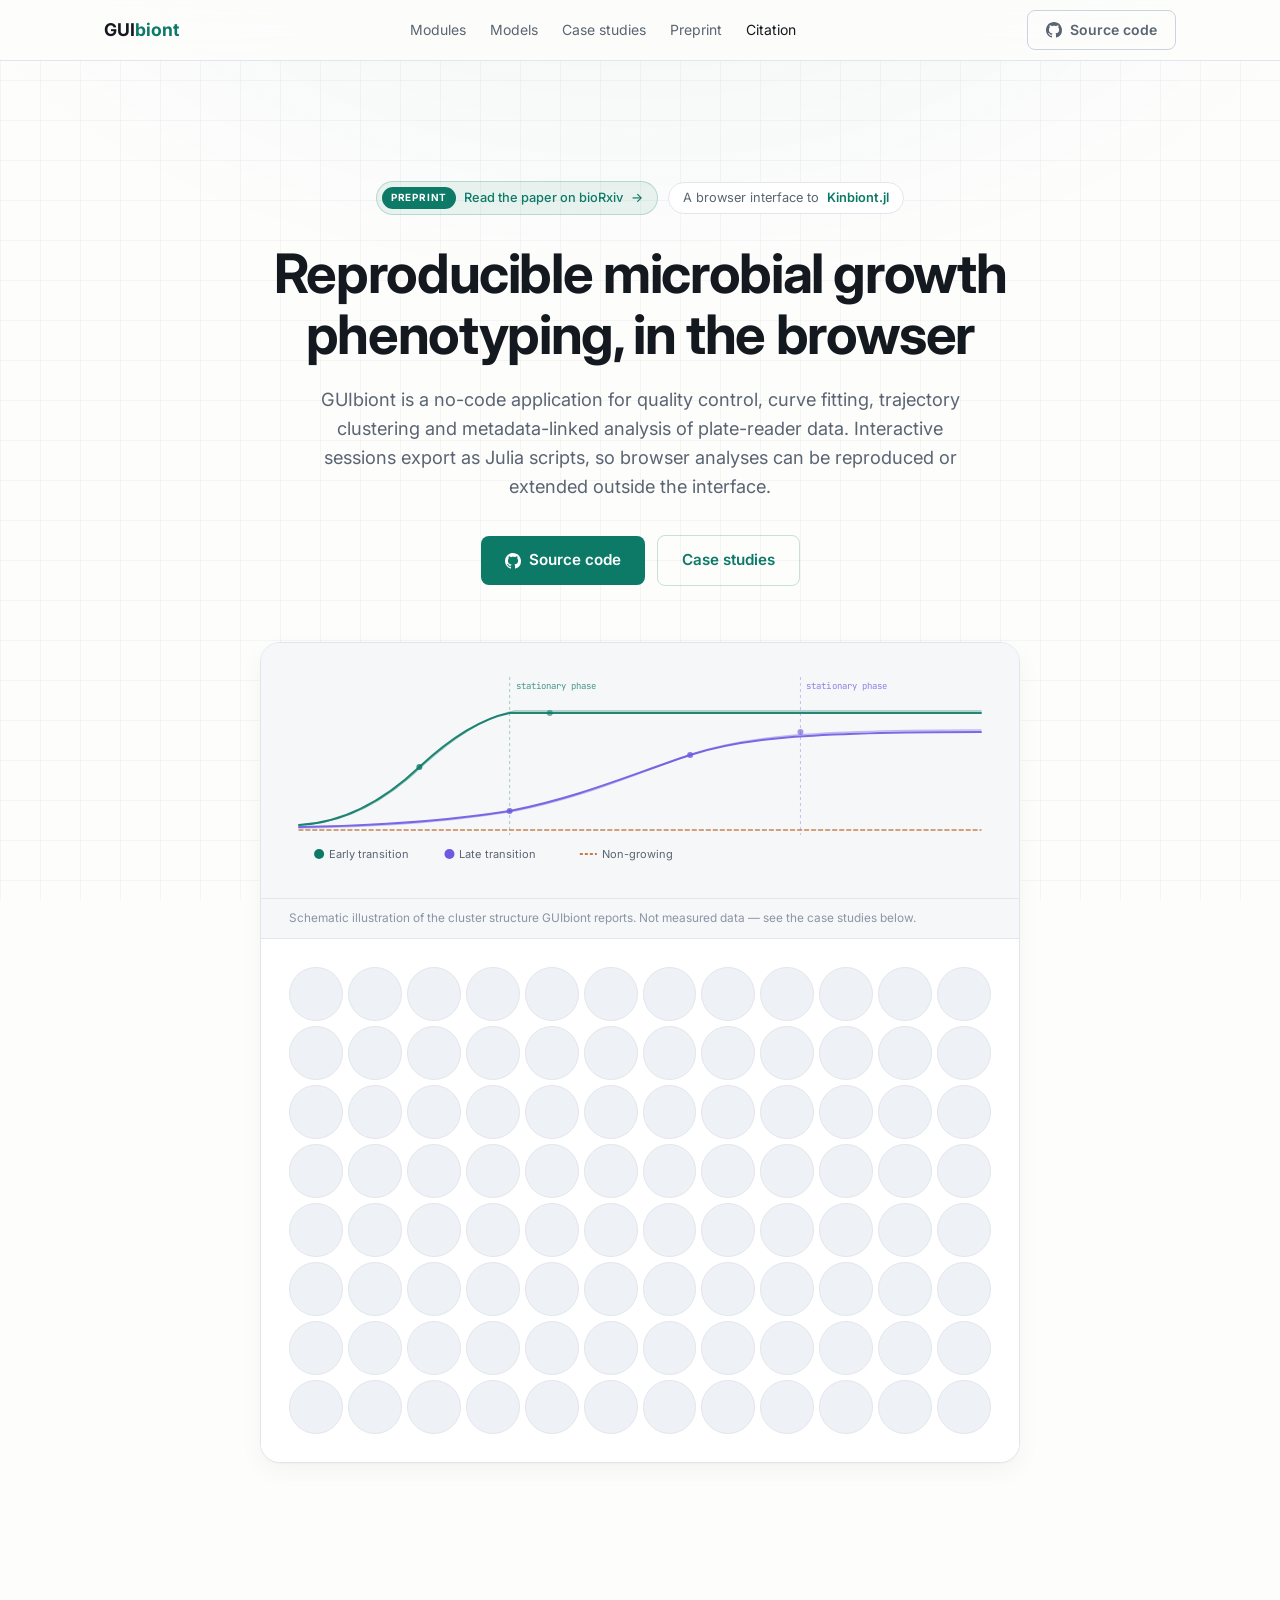
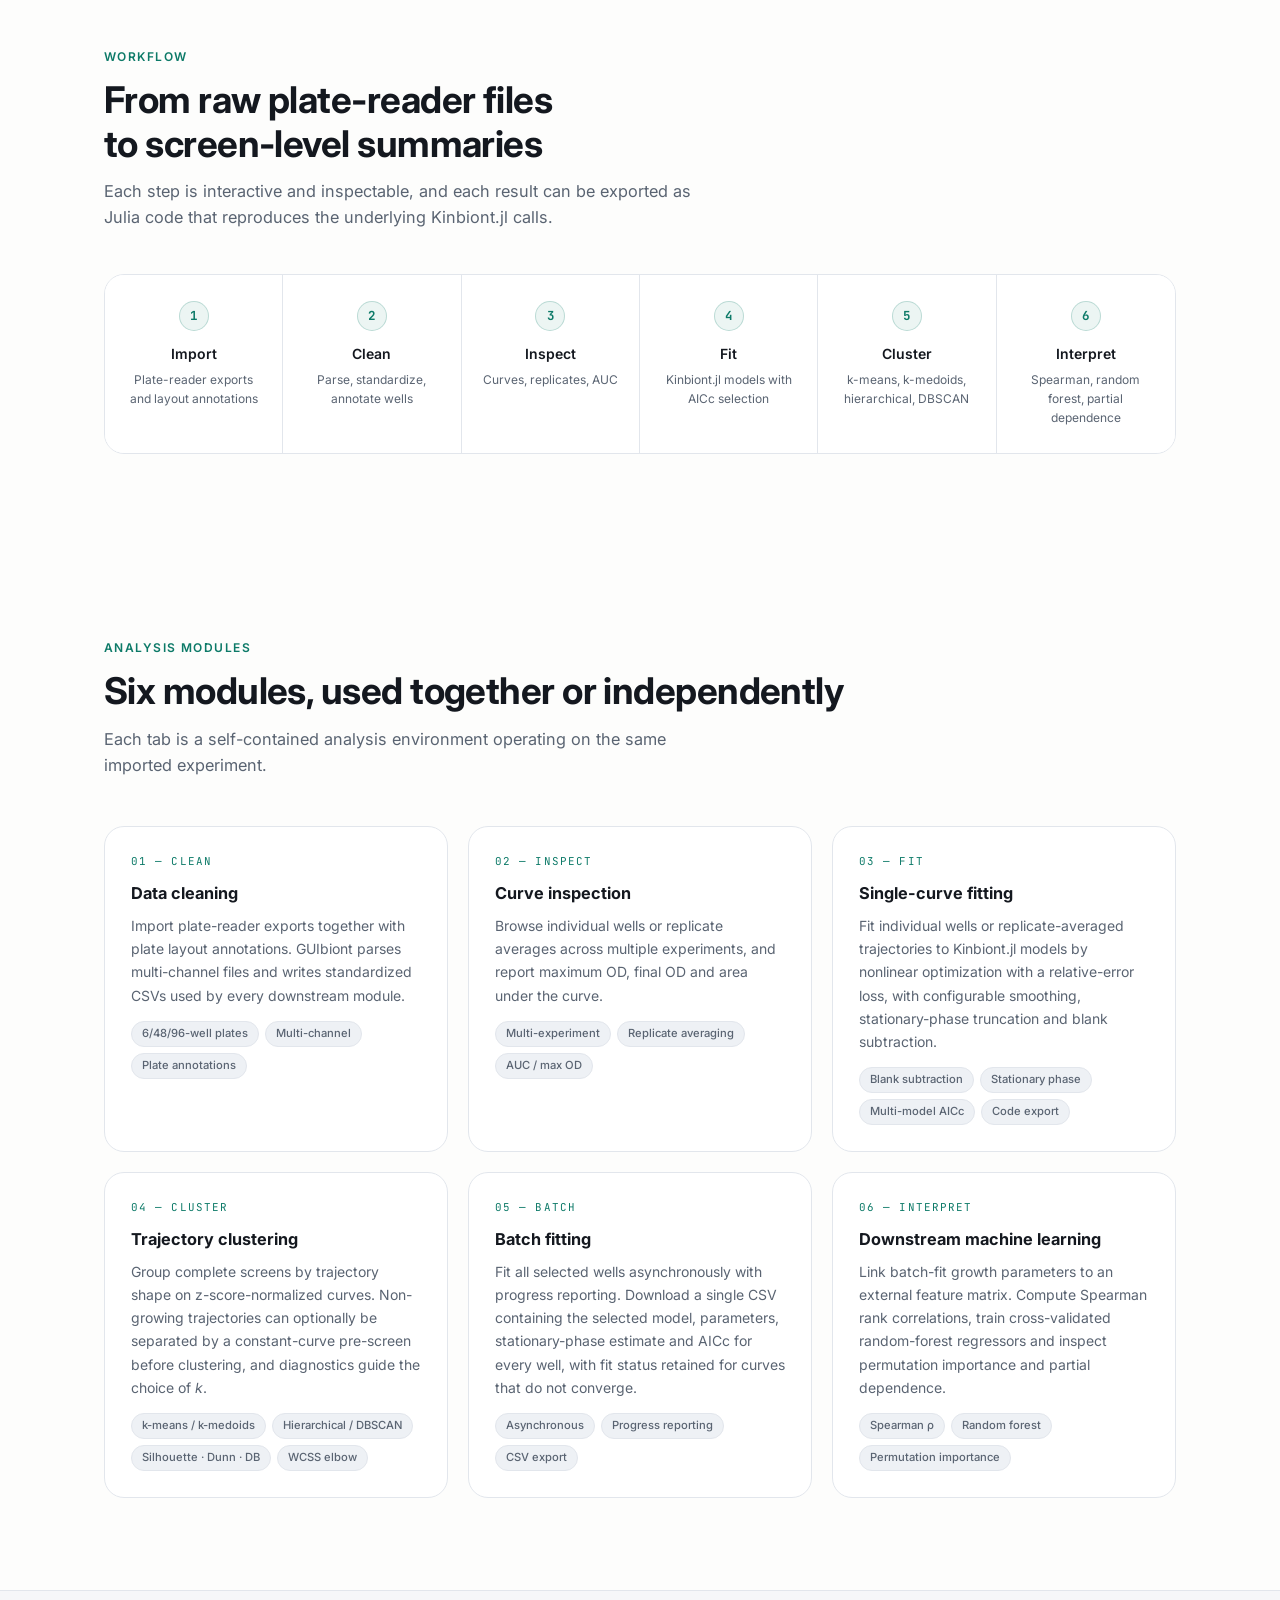
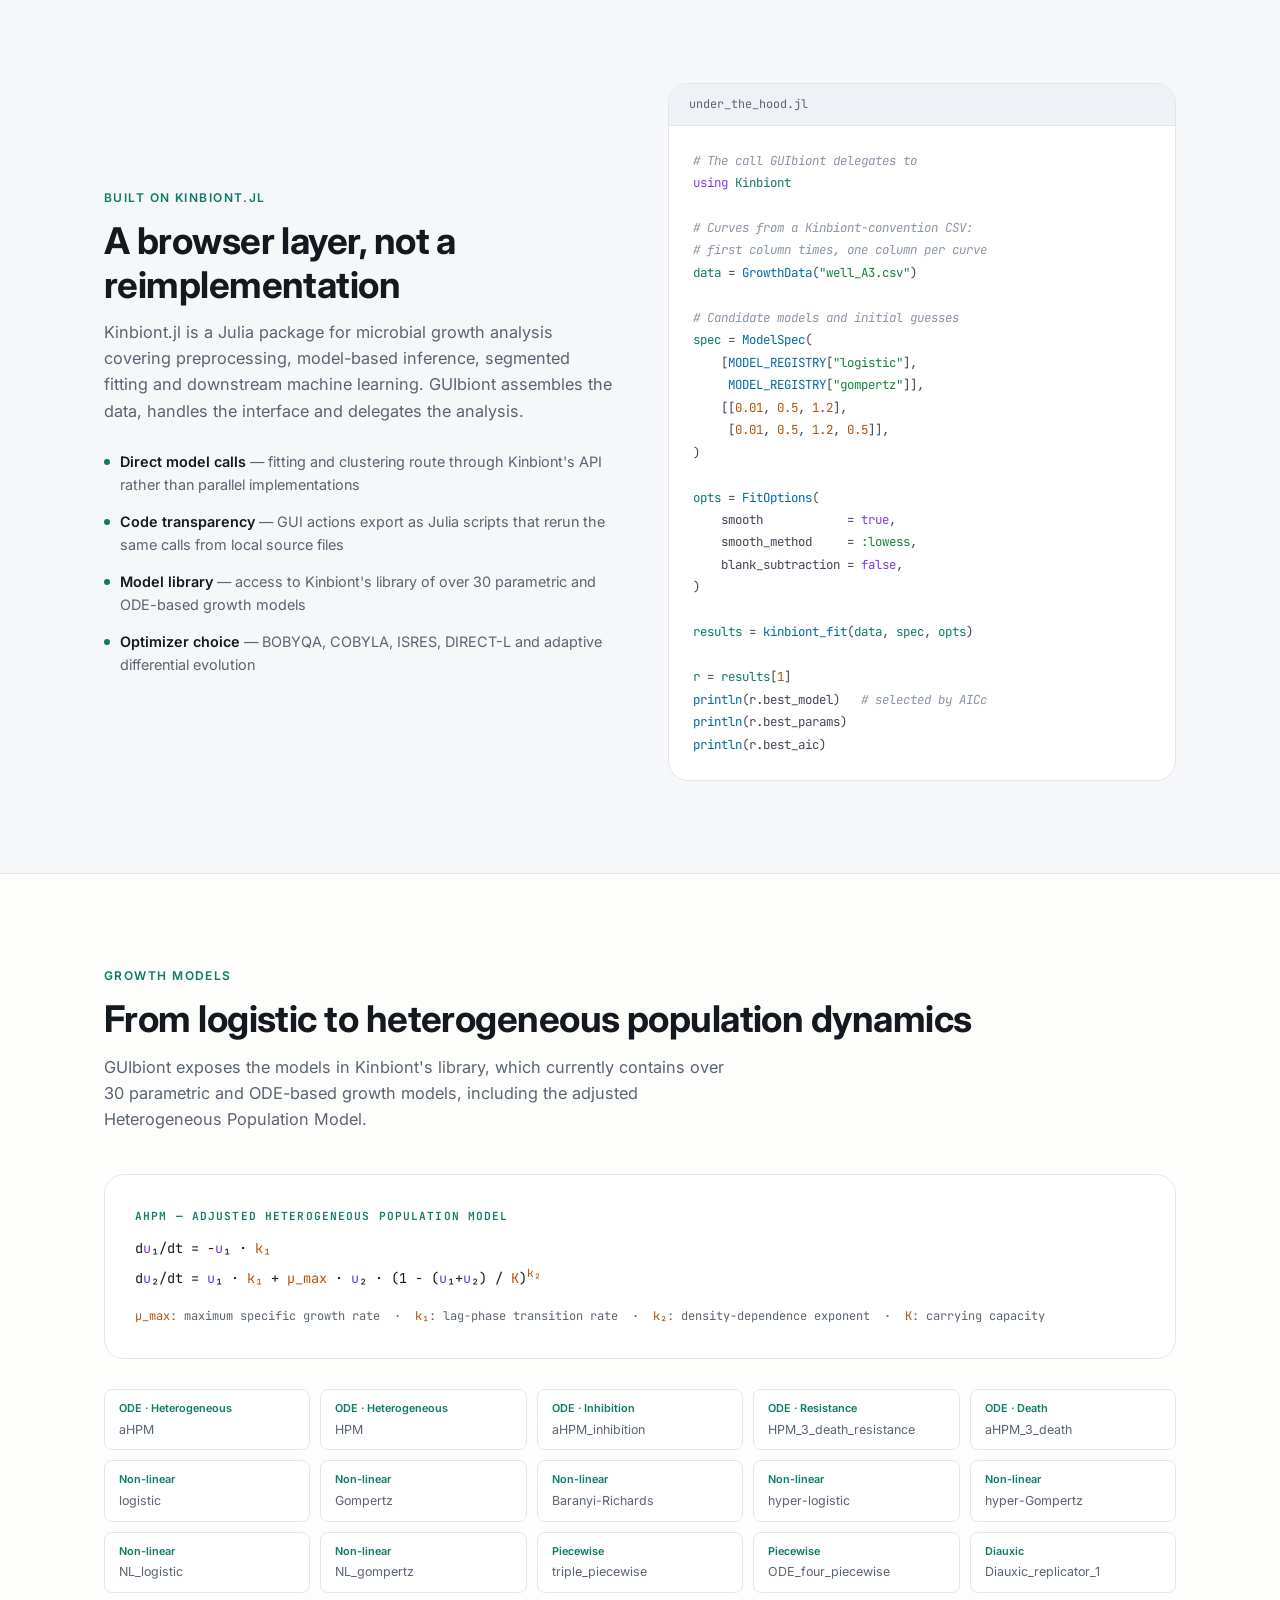
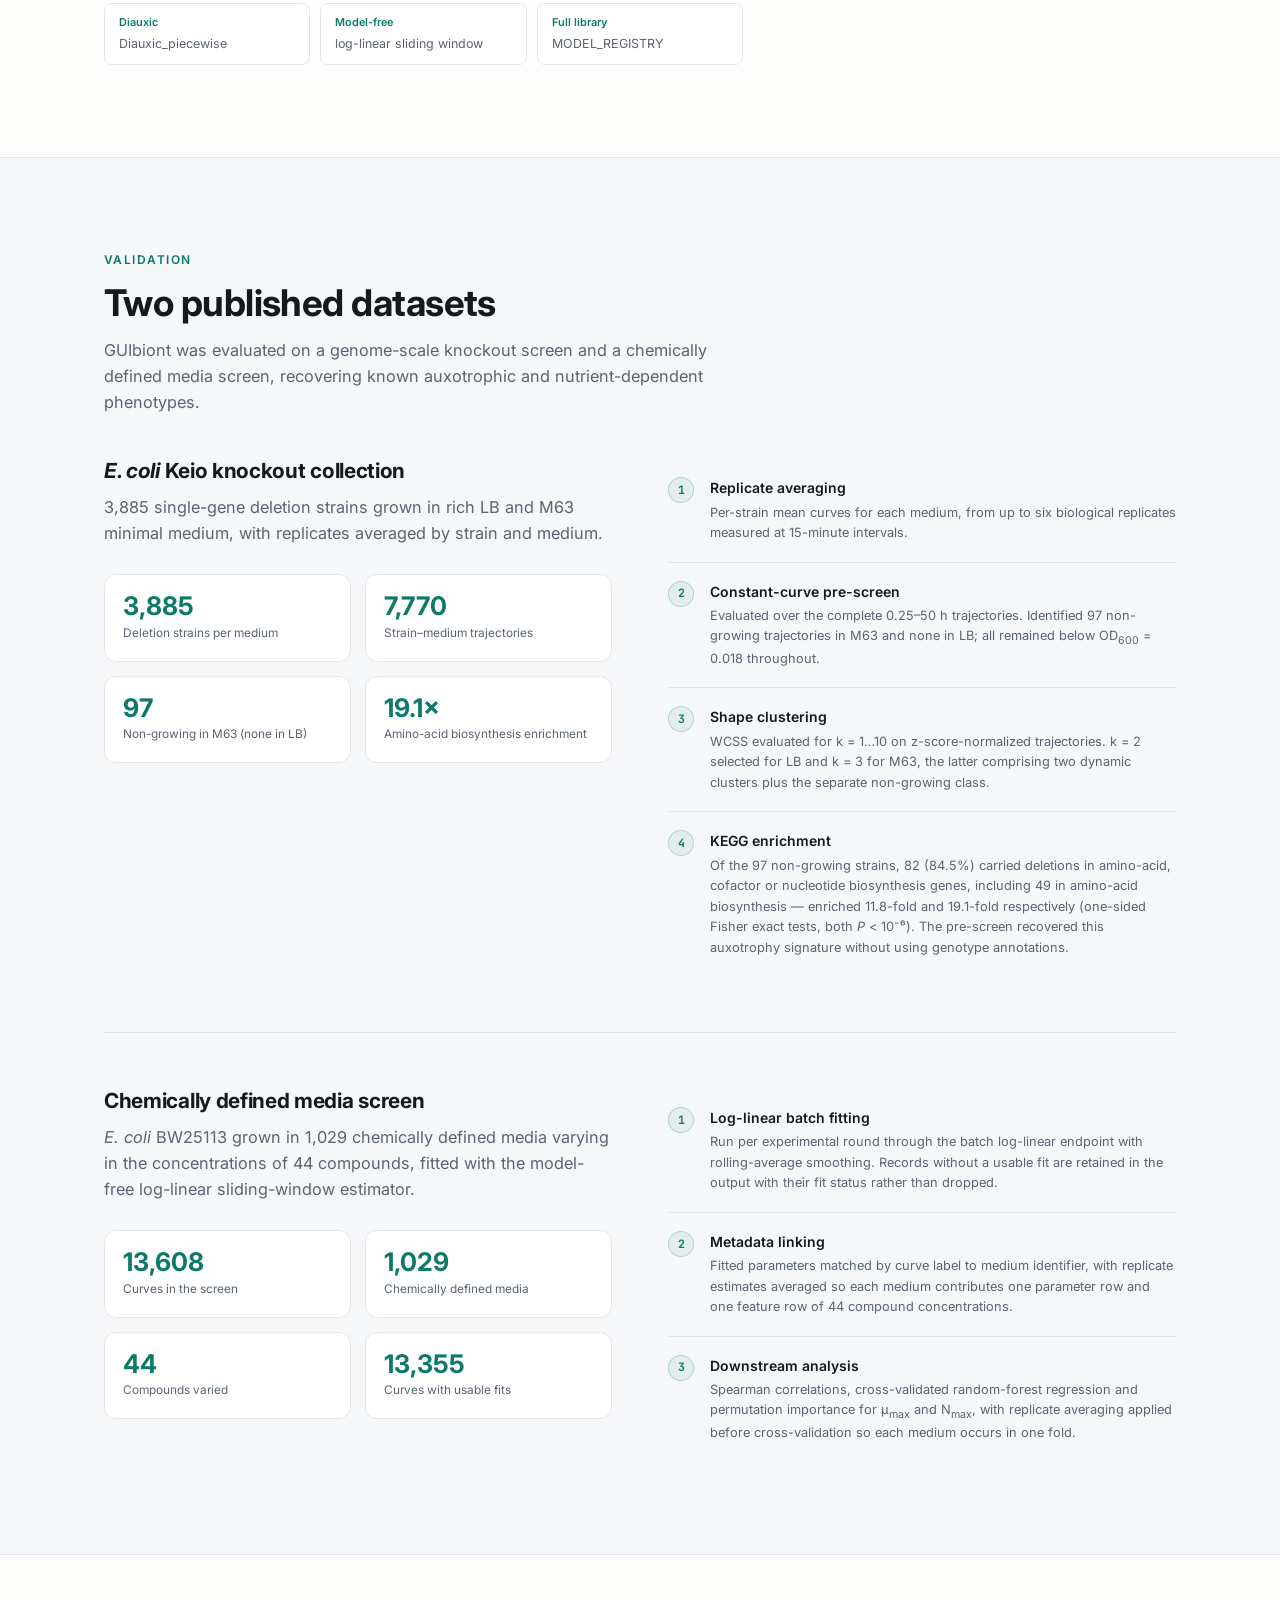
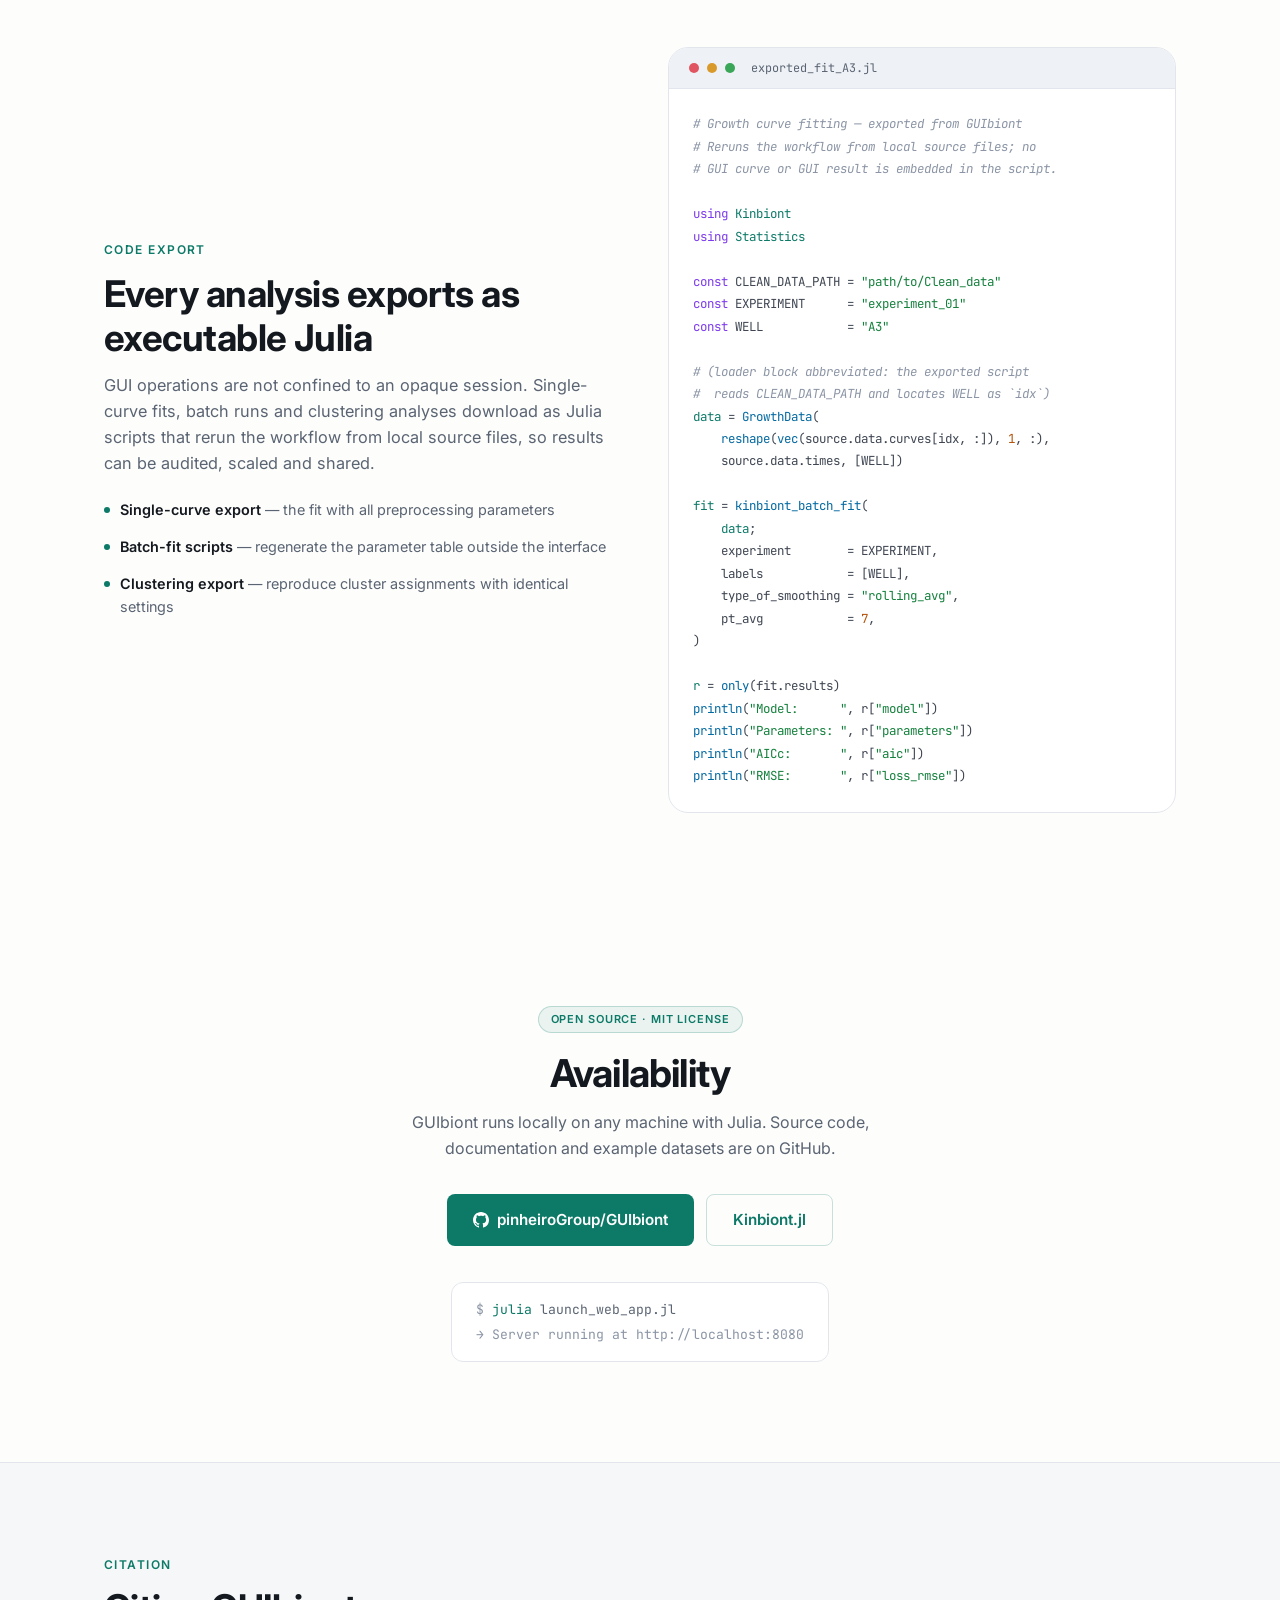
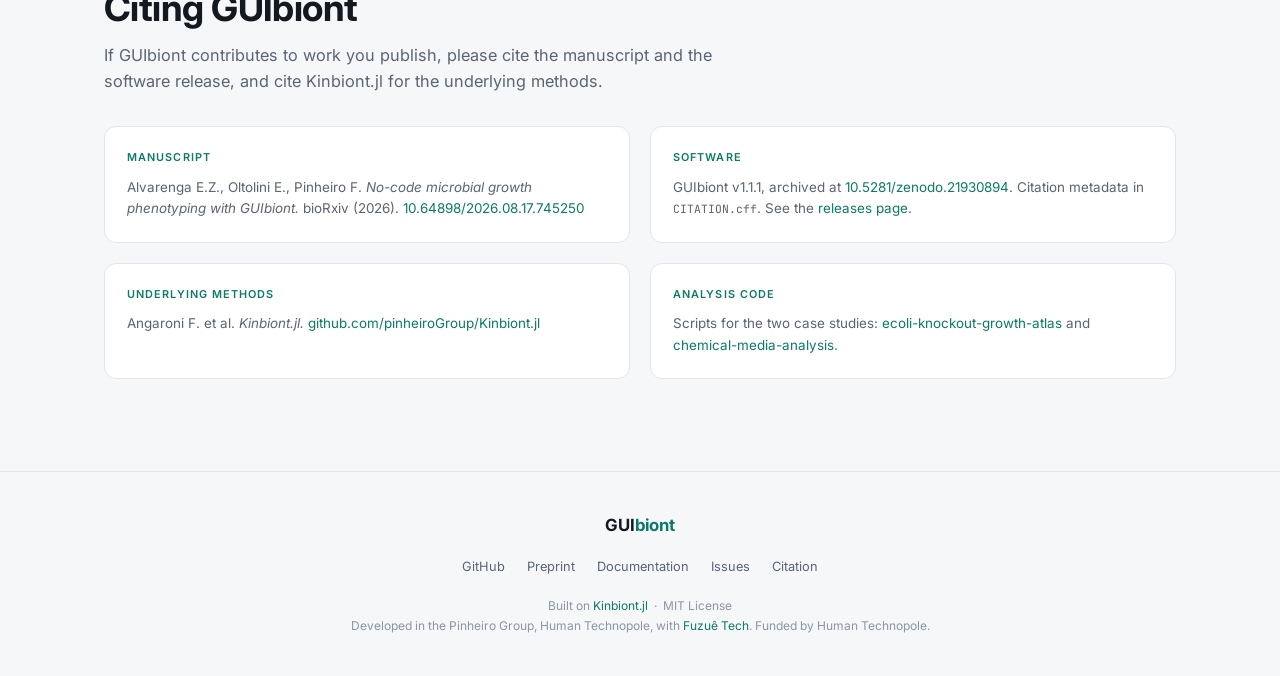
<file: docs/index.html>
<!DOCTYPE html>
<html lang="en">
<head>
  <meta charset="UTF-8" />
  <meta name="viewport" content="width=device-width, initial-scale=1.0" />
  <title>GUIbiont: no-code microbial growth phenotyping in the browser</title>
  <meta name="description" content="GUIbiont is a no-code browser interface to Kinbiont.jl for quality control, curve fitting, trajectory clustering and metadata-linked analysis of plate-reader growth data. Interactive sessions export as executable Julia scripts." />
  <link rel="canonical" href="https://pinheirogroup.github.io/GUIbiont/" />
  <meta name="author" content="Edgar Z. Alvarenga, Edoardo Oltolini, Fernanda Pinheiro" />
  <meta name="keywords" content="microbial growth curves, growth phenotyping, plate reader analysis, no-code bioinformatics, curve fitting, growth rate, lag time, trajectory clustering, Kinbiont.jl, Julia, 96-well plate, optical density, high-throughput screening" />
  <meta name="robots" content="index, follow, max-image-preview:large, max-snippet:-1" />
  <meta name="color-scheme" content="light dark" />
  <meta name="theme-color" media="(prefers-color-scheme: light)" content="#fdfdfc" />
  <meta name="theme-color" media="(prefers-color-scheme: dark)" content="#07091a" />

  <!-- ── Icons ─────────────────────────────────────────────────── -->
  <link rel="icon" href="favicon.svg" type="image/svg+xml" />
  <link rel="apple-touch-icon" href="apple-touch-icon.png" />

  <!-- ── Open Graph (Facebook, LinkedIn, Slack, Mastodon, …) ───── -->
  <meta property="og:type" content="website" />
  <meta property="og:site_name" content="GUIbiont" />
  <meta property="og:title" content="GUIbiont: no-code microbial growth phenotyping in the browser" />
  <meta property="og:description" content="No-code quality control, curve fitting, trajectory clustering and metadata-linked analysis of plate-reader growth data. Interactive sessions export as executable Julia scripts. Built on Kinbiont.jl." />
  <meta property="og:url" content="https://pinheirogroup.github.io/GUIbiont/" />
  <meta property="og:image" content="https://pinheirogroup.github.io/GUIbiont/og-image.png" />
  <meta property="og:image:type" content="image/png" />
  <meta property="og:image:width" content="1200" />
  <meta property="og:image:height" content="630" />
  <meta property="og:image:alt" content="GUIbiont — schematic growth curves for early-transition, late-transition and non-growing clusters above a 96-well plate layout." />
  <meta property="og:locale" content="en_US" />

  <!-- ── X / Twitter ───────────────────────────────────────────── -->
  <meta name="twitter:card" content="summary_large_image" />
  <meta name="twitter:title" content="GUIbiont: no-code microbial growth phenotyping in the browser" />
  <meta name="twitter:description" content="No-code quality control, curve fitting, trajectory clustering and metadata-linked analysis of plate-reader growth data. Sessions export as executable Julia scripts." />
  <meta name="twitter:image" content="https://pinheirogroup.github.io/GUIbiont/og-image.png" />
  <meta name="twitter:image:alt" content="GUIbiont — schematic growth curves for early-transition, late-transition and non-growing clusters above a 96-well plate layout." />

  <!-- ── Structured data ───────────────────────────────────────── -->
  <script type="application/ld+json">
  {
    "@context": "https://schema.org",
    "@graph": [
      {
        "@type": "SoftwareApplication",
        "@id": "https://pinheirogroup.github.io/GUIbiont/#software",
        "name": "GUIbiont",
        "url": "https://pinheirogroup.github.io/GUIbiont/",
        "description": "A no-code browser application for microbial growth phenotyping: quality control, curve fitting, trajectory clustering and metadata-linked analysis, built on Kinbiont.jl. Interactive sessions export as executable Julia scripts.",
        "applicationCategory": "Scientific software",
        "applicationSubCategory": "Bioinformatics",
        "operatingSystem": "Linux, macOS, Windows",
        "softwareVersion": "1.1.1",
        "softwareRequirements": "Julia 1.12 or newer",
        "programmingLanguage": "Julia",
        "license": "https://opensource.org/licenses/MIT",
        "codeRepository": "https://github.com/pinheiroGroup/GUIbiont",
        "identifier": "https://doi.org/10.5281/zenodo.21930894",
        "isBasedOn": "https://github.com/pinheiroGroup/Kinbiont.jl",
        "citation": { "@id": "https://doi.org/10.64898/2026.08.17.745250" },
        "subjectOf": { "@id": "https://doi.org/10.64898/2026.08.17.745250" },
        "offers": { "@type": "Offer", "price": "0", "priceCurrency": "EUR" },
        "keywords": "microbial growth, growth curves, no-code, clustering, Julia, plate reader",
        "author": [
          {
            "@type": "Person",
            "name": "Edgar Z. Alvarenga",
            "identifier": "https://orcid.org/0009-0002-7506-2540",
            "affiliation": { "@type": "Organization", "name": "Fuzuê Tech, Kraków, Poland" }
          },
          {
            "@type": "Person",
            "name": "Edoardo Oltolini",
            "identifier": "https://orcid.org/0009-0002-1086-8279",
            "affiliation": { "@type": "Organization", "name": "Human Technopole, Milan, Italy" }
          },
          {
            "@type": "Person",
            "name": "Fernanda Pinheiro",
            "identifier": "https://orcid.org/0000-0002-0132-0562",
            "affiliation": { "@type": "Organization", "name": "Human Technopole, Milan, Italy" }
          }
        ],
        "funder": { "@type": "Organization", "name": "Human Technopole" }
      },
      {
        "@type": "ScholarlyArticle",
        "@id": "https://doi.org/10.64898/2026.08.17.745250",
        "headline": "No-code microbial growth phenotyping with GUIbiont",
        "name": "No-code microbial growth phenotyping with GUIbiont",
        "url": "https://www.biorxiv.org/content/10.64898/2026.08.17.745250v1",
        "identifier": "https://doi.org/10.64898/2026.08.17.745250",
        "datePublished": "2026-08-18",
        "inLanguage": "en",
        "abstract": "Microbial growth screens generate thousands of curves, but cross-experiment comparison and mapping growth phenotypes to genotypes or environments routinely require custom code. GUIbiont is a no-code browser application for quality control, curve fitting, clustering and metadata-linked analysis with machine learning techniques. Interactive sessions export as Julia scripts, allowing users to reproduce or extend browser analyses. Validated across 3,885 E. coli deletion strains and 13,608 defined-media curves, GUIbiont recovered known auxotrophic and nutrient-dependent phenotypes.",
        "author": [
          { "@type": "Person", "name": "Edgar Z. Alvarenga", "identifier": "https://orcid.org/0009-0002-7506-2540" },
          { "@type": "Person", "name": "Edoardo Oltolini", "identifier": "https://orcid.org/0009-0002-1086-8279" },
          { "@type": "Person", "name": "Fernanda Pinheiro", "identifier": "https://orcid.org/0000-0002-0132-0562" }
        ],
        "publisher": { "@type": "Organization", "name": "bioRxiv", "url": "https://www.biorxiv.org/" },
        "about": { "@id": "https://pinheirogroup.github.io/GUIbiont/#software" }
      },
      {
        "@type": "WebSite",
        "@id": "https://pinheirogroup.github.io/GUIbiont/#website",
        "url": "https://pinheirogroup.github.io/GUIbiont/",
        "name": "GUIbiont",
        "description": "No-code microbial growth phenotyping in the browser.",
        "inLanguage": "en",
        "about": { "@id": "https://pinheirogroup.github.io/GUIbiont/#software" }
      }
    ]
  }
  </script>

  <link rel="preconnect" href="https://fonts.googleapis.com" />
  <link rel="preconnect" href="https://fonts.gstatic.com" crossorigin />
  <link href="https://fonts.googleapis.com/css2?family=Inter:wght@300;400;500;600;700&family=JetBrains+Mono:wght@400;500&display=swap" rel="stylesheet" />
  <style>
    /* ── Tokens: light default ───────────────────────────────── */
    :root {
      --bg:        #fdfdfc;
      --bg-2:      #f6f7f9;
      --bg-3:      #eef1f5;
      --card:      #ffffff;
      --card-2:    #f6f7f9;
      --border:    #e2e6ec;
      --border-2:  #cbd3de;
      --accent:    #0d7a68;
      --accent-sf: rgba(13,122,104,.08);
      --accent-ln: rgba(13,122,104,.22);
      --on-accent: #ffffff;
      --amber:     #b45309;
      --violet:    #6d5ae0;
      --text:      #14181f;
      --muted:     #5a6472;
      --muted-2:   #8b95a5;
      --grid-line: rgba(20,24,31,.035);
      --glow:      rgba(13,122,104,.05);
      --radius:    12px;
      --radius-lg: 20px;
      --shadow:    0 1px 2px rgba(20,24,31,.04), 0 8px 24px rgba(20,24,31,.04);

      /* code syntax — light */
      --c-base: #3f4652;
      --c-kw:   #7c3aed;
      --c-fn:   #0369a1;
      --c-str:  #15803d;
      --c-num:  #b45309;
      --c-cmt:  #8b95a5;

      /* curve illustration */
      --curve-1: #0d7a68;
      --curve-2: #6d5ae0;
      --curve-3: #b45309;
      --curve-4: #be3455;
    }

    /* ── Tokens: dark ────────────────────────────────────────── */
    @media (prefers-color-scheme: dark) {
      :root {
        --bg:        #07091a;
        --bg-2:      #0d1220;
        --bg-3:      #141c2e;
        --card:      #111827;
        --card-2:    #1a2235;
        --border:    #1e2d4a;
        --border-2:  #2a3b5c;
        --accent:    #00d4b8;
        --accent-sf: rgba(0,212,184,.08);
        --accent-ln: rgba(0,212,184,.22);
        --on-accent: #07091a;
        --amber:     #f59e0b;
        --violet:    #818cf8;
        --text:      #e8edf8;
        --muted:     #8b98b5;
        --muted-2:   #5a6a8c;
        --grid-line: rgba(255,255,255,.015);
        --glow:      rgba(0,212,184,.08);
        --shadow:    0 4px 32px rgba(0,0,0,.4);

        --c-base: #a8b4cc;
        --c-kw:   #c084fc;
        --c-fn:   #38bdf8;
        --c-str:  #86efac;
        --c-num:  #f59e0b;
        --c-cmt:  #5a6a8c;

        --curve-1: #00d4b8;
        --curve-2: #818cf8;
        --curve-3: #f59e0b;
        --curve-4: #fb7185;
      }
    }

    /* ── Reset ───────────────────────────────────────────────── */
    *, *::before, *::after { box-sizing: border-box; margin: 0; padding: 0; }
    html { scroll-behavior: smooth; }
    body {
      font-family: 'Inter', system-ui, sans-serif;
      background: var(--bg);
      color: var(--text);
      line-height: 1.6;
      overflow-x: hidden;
      -webkit-font-smoothing: antialiased;
    }
    a { color: inherit; text-decoration: none; }
    img { display: block; max-width: 100%; }

    /* ── Utility ─────────────────────────────────────────────── */
    .container { max-width: 1120px; margin: 0 auto; padding: 0 24px; }
    .tag {
      display: inline-flex; align-items: center; gap: 6px;
      font-size: 11px; font-weight: 600; letter-spacing: .08em;
      text-transform: uppercase; color: var(--accent);
      background: var(--accent-sf); border: 1px solid var(--accent-ln);
      border-radius: 999px; padding: 4px 12px;
    }
    .section-label {
      font-size: 12px; font-weight: 600; letter-spacing: .12em;
      text-transform: uppercase; color: var(--accent); margin-bottom: 12px;
    }
    .section-heading {
      font-size: clamp(1.7rem, 3vw, 2.3rem);
      font-weight: 700; line-height: 1.2; color: var(--text);
      letter-spacing: -.015em;
    }
    .section-sub {
      font-size: 1.02rem; color: var(--muted); max-width: 620px; margin-top: 12px;
    }
    .mono { font-family: 'JetBrains Mono', monospace; font-size: .85em; }

    /* ── Background texture ──────────────────────────────────── */
    body::before {
      content: '';
      position: fixed; inset: 0; z-index: 0; pointer-events: none;
      background-image:
        radial-gradient(ellipse 80% 60% at 50% -10%, var(--glow) 0%, transparent 70%),
        linear-gradient(var(--grid-line) 1px, transparent 1px),
        linear-gradient(90deg, var(--grid-line) 1px, transparent 1px);
      background-size: 100% 100%, 40px 40px, 40px 40px;
    }
    body > * { position: relative; z-index: 1; }

    /* ── NAV ─────────────────────────────────────────────────── */
    nav {
      position: sticky; top: 0; z-index: 100;
      border-bottom: 1px solid var(--border);
      background: color-mix(in srgb, var(--bg) 85%, transparent);
      backdrop-filter: blur(20px);
    }
    .nav-inner {
      display: flex; align-items: center; justify-content: space-between;
      height: 60px; gap: 24px;
    }
    .nav-logo { font-size: 1.1rem; font-weight: 700; color: var(--text); }
    .nav-logo span { color: var(--accent); }
    .nav-links {
      display: flex; align-items: center; gap: 24px;
      font-size: .875rem; color: var(--muted);
    }
    .nav-links a:hover { color: var(--text); }
    .nav-cta { display: flex; align-items: center; gap: 10px; }

    .btn {
      display: inline-flex; align-items: center; gap: 8px;
      padding: 8px 18px; border-radius: 8px; font-size: .875rem;
      font-weight: 600; cursor: pointer; transition: all .15s; border: none;
    }
    .btn-ghost {
      background: transparent; color: var(--muted);
      border: 1px solid var(--border-2);
    }
    .btn-ghost:hover { color: var(--text); background: var(--card-2); }
    .btn-primary { background: var(--accent); color: var(--on-accent); }
    .btn-primary:hover { filter: brightness(1.12); }
    .btn-outline {
      background: transparent; color: var(--accent);
      border: 1px solid var(--accent-ln);
    }
    .btn-outline:hover { background: var(--accent-sf); }

    /* ── HERO ────────────────────────────────────────────────── */
    .hero {
      padding: clamp(72px, 11vw, 120px) 0 clamp(56px, 8vw, 92px);
      text-align: center;
    }
    .hero-badges {
      display: flex; align-items: center; justify-content: center;
      gap: 10px; flex-wrap: wrap; margin-bottom: 28px;
    }
    .hero-badge {
      display: inline-flex; align-items: center; gap: 8px;
      font-size: .8rem; color: var(--muted);
      border: 1px solid var(--border); border-radius: 999px;
      padding: 5px 14px;
      background: var(--card);
    }
    .hero-badge strong { color: var(--accent); font-weight: 600; }
    .hero-badge-link {
      color: var(--accent); font-weight: 500;
      border-color: var(--accent-ln); background: var(--accent-sf);
      padding-left: 5px; transition: background .15s, border-color .15s;
    }
    .hero-badge-link:hover { background: var(--accent-ln); border-color: var(--accent); }
    .hero-badge-link:focus-visible { outline: 2px solid var(--accent); outline-offset: 2px; }
    .hero-badge-tag {
      font-size: .62rem; font-weight: 700; letter-spacing: .08em; text-transform: uppercase;
      background: var(--accent); color: var(--on-accent);
      border-radius: 999px; padding: 3px 9px;
    }
    .hero-badge-link .arrow { transition: transform .15s; }
    .hero-badge-link:hover .arrow { transform: translateX(3px); }
    @media (prefers-reduced-motion: reduce) {
      .hero-badge-link .arrow { transition: none; }
      .hero-badge-link:hover .arrow { transform: none; }
    }
    .hero h1 {
      font-size: clamp(2.1rem, 5vw, 3.4rem);
      font-weight: 700; line-height: 1.12;
      letter-spacing: -.025em; color: var(--text);
      max-width: 860px; margin: 0 auto 20px;
    }
    .hero p {
      font-size: clamp(1rem, 2vw, 1.14rem);
      color: var(--muted); max-width: 660px; margin: 0 auto 34px;
    }
    .hero-actions {
      display: flex; align-items: center; justify-content: center;
      gap: 12px; flex-wrap: wrap;
    }
    .hero-actions .btn { padding: 12px 24px; font-size: .95rem; }

    .hero-art {
      margin: 56px auto 0; max-width: 760px;
      border: 1px solid var(--border);
      border-radius: var(--radius-lg);
      overflow: hidden; background: var(--card);
      box-shadow: var(--shadow);
    }
    .plate-grid {
      display: grid; grid-template-columns: repeat(12,1fr);
      gap: 5px; padding: 28px; background: var(--card);
    }
    .plate-well {
      aspect-ratio: 1; border-radius: 50%;
      background: var(--bg-3); border: 1px solid var(--border);
      position: relative; overflow: hidden;
    }
    .plate-well::after {
      content: ''; position: absolute; inset: 0; border-radius: 50%;
      opacity: 0;
      animation: pulse-well var(--d, 3s) ease-in-out infinite var(--delay, 0s);
    }
    @keyframes pulse-well {
      0%,100% { opacity: 0; transform: scale(.6); }
      50%     { opacity: var(--op,.5); transform: scale(1); }
    }
    @media (prefers-reduced-motion: reduce) {
      .plate-well::after { animation: none; opacity: var(--op,.5); transform: scale(1); }
      html { scroll-behavior: auto; }
    }

    .hero-chart {
      background: var(--bg-2); padding: 24px 28px; border-bottom: 1px solid var(--border);
    }
    .curve-svg { width: 100%; height: 200px; }
    .hero-caption {
      font-size: .74rem; color: var(--muted-2); padding: 10px 28px;
      border-bottom: 1px solid var(--border); background: var(--bg-2);
      text-align: left;
    }

    /* ── PIPELINE ────────────────────────────────────────────── */
    .pipeline { padding: clamp(56px, 8vw, 92px) 0; }
    .pipeline-steps {
      display: grid;
      grid-template-columns: repeat(auto-fit, minmax(140px, 1fr));
      gap: 0; margin-top: 44px;
      border: 1px solid var(--border); border-radius: var(--radius-lg);
      overflow: hidden; background: var(--card);
    }
    .pipeline-step {
      padding: 26px 20px; text-align: center;
      border-right: 1px solid var(--border);
      position: relative; background: var(--card);
      transition: background .2s;
    }
    .pipeline-step:last-child { border-right: none; }
    .pipeline-step:hover { background: var(--card-2); }
    .step-num {
      width: 30px; height: 30px; margin: 0 auto 12px;
      border-radius: 50%; display: flex; align-items: center; justify-content: center;
      font-size: .78rem; font-weight: 700; color: var(--accent);
      background: var(--accent-sf); border: 1px solid var(--accent-ln);
      font-family: 'JetBrains Mono', monospace;
    }
    .step-name { font-size: .875rem; font-weight: 600; color: var(--text); }
    .step-desc { font-size: .75rem; color: var(--muted); margin-top: 4px; }

    /* ── FEATURES ────────────────────────────────────────────── */
    .features { padding: clamp(56px, 8vw, 92px) 0; }
    .features-header { margin-bottom: 48px; }
    .features-grid {
      display: grid;
      grid-template-columns: repeat(auto-fit, minmax(320px, 1fr));
      gap: 20px;
    }
    .feature-card {
      background: var(--card);
      border: 1px solid var(--border);
      border-radius: var(--radius-lg);
      padding: 26px; transition: border-color .2s, box-shadow .2s;
    }
    .feature-card:hover { border-color: var(--border-2); box-shadow: var(--shadow); }
    .feature-kicker {
      font-family: 'JetBrains Mono', monospace;
      font-size: .68rem; letter-spacing: .1em; text-transform: uppercase;
      color: var(--accent); margin-bottom: 10px;
    }
    .feature-title { font-size: 1.02rem; font-weight: 700; color: var(--text); margin-bottom: 8px; }
    .feature-desc { font-size: .875rem; color: var(--muted); line-height: 1.65; }
    .feature-pills { display: flex; flex-wrap: wrap; gap: 6px; margin-top: 14px; }
    .pill {
      font-size: .7rem; font-weight: 500; color: var(--muted);
      background: var(--bg-3); border: 1px solid var(--border);
      border-radius: 999px; padding: 3px 10px;
    }

    /* ── KINBIONT ────────────────────────────────────────────── */
    .kinbiont {
      padding: clamp(56px, 8vw, 92px) 0;
      background: var(--bg-2);
      border-top: 1px solid var(--border);
      border-bottom: 1px solid var(--border);
    }
    .kinbiont-inner {
      display: grid; grid-template-columns: 1fr 1fr; gap: 56px; align-items: center;
    }
    .code-block {
      background: var(--card); border: 1px solid var(--border);
      border-radius: var(--radius-lg); overflow: hidden;
    }
    .code-block pre {
      font-family: 'JetBrains Mono', monospace; font-size: .78rem;
      line-height: 1.8; padding: 24px; overflow-x: auto;
      color: var(--c-base); white-space: pre;
    }
    .code-block .kw  { color: var(--c-kw); }
    .code-block .fn  { color: var(--c-fn); }
    .code-block .str { color: var(--c-str); }
    .code-block .num { color: var(--c-num); }
    .code-block .cmt { color: var(--c-cmt); font-style: italic; }
    .code-block .acc { color: var(--accent); }
    .code-header {
      background: var(--bg-3); border-bottom: 1px solid var(--border);
      padding: 11px 20px; display: flex; align-items: center; gap: 8px;
    }
    .filename { font-family: 'JetBrains Mono', monospace; font-size: .74rem; color: var(--muted); }

    .point-list { list-style: none; display: flex; flex-direction: column; gap: 14px; margin-top: 26px; }
    .point-list li { font-size: .9rem; color: var(--muted); padding-left: 16px; position: relative; }
    .point-list li::before {
      content: ''; position: absolute; left: 0; top: .62em;
      width: 6px; height: 6px; border-radius: 50%; background: var(--accent);
    }
    .point-list li span { color: var(--text); font-weight: 600; }

    /* ── MODELS ──────────────────────────────────────────────── */
    .models { padding: clamp(56px, 8vw, 92px) 0; }
    .models-header { margin-bottom: 42px; }
    .models-equation {
      background: var(--card); border: 1px solid var(--border);
      border-radius: var(--radius-lg); padding: 30px;
      margin: 30px 0; font-family: 'JetBrains Mono', monospace;
      font-size: .85rem; line-height: 2;
    }
    .models-equation .eq-label {
      font-size: .7rem; font-weight: 600; letter-spacing: .1em;
      text-transform: uppercase; color: var(--accent); margin-bottom: 8px;
    }
    .models-equation .eq { color: var(--text); }
    .models-equation .eq-var { color: var(--c-kw); }
    .models-equation .eq-param { color: var(--amber); }
    .models-grid {
      display: grid; grid-template-columns: repeat(auto-fill, minmax(180px, 1fr)); gap: 10px;
    }
    .model-chip {
      background: var(--card); border: 1px solid var(--border);
      border-radius: 8px; padding: 10px 14px;
      font-size: .78rem; color: var(--muted);
      transition: border-color .15s, color .15s;
    }
    .model-chip:hover { border-color: var(--accent-ln); color: var(--text); }
    .model-chip strong { color: var(--accent); display: block; font-size: .68rem; margin-bottom: 2px; font-weight: 600; }

    /* ── CASE STUDIES ────────────────────────────────────────── */
    .case-study {
      padding: clamp(56px, 8vw, 92px) 0;
      background: var(--bg-2);
      border-top: 1px solid var(--border);
      border-bottom: 1px solid var(--border);
    }
    .case-block { display: grid; grid-template-columns: 1fr 1fr; gap: 56px; align-items: start; }
    .case-block + .case-block {
      margin-top: 56px; padding-top: 56px; border-top: 1px solid var(--border);
    }
    .case-numbers {
      display: grid; grid-template-columns: 1fr 1fr; gap: 14px; margin-top: 28px;
    }
    .case-number {
      background: var(--card); border: 1px solid var(--border);
      border-radius: var(--radius); padding: 18px;
    }
    .case-number .n { font-size: 1.6rem; font-weight: 700; color: var(--accent); line-height: 1; }
    .case-number .l { font-size: .74rem; color: var(--muted); margin-top: 5px; }
    .case-timeline { display: flex; flex-direction: column; }
    .case-step { display: flex; gap: 16px; padding: 18px 0; border-bottom: 1px solid var(--border); }
    .case-step:last-child { border-bottom: none; }
    .case-step-num {
      width: 26px; height: 26px; min-width: 26px;
      border-radius: 50%; background: var(--accent-sf);
      border: 1px solid var(--accent-ln);
      color: var(--accent); font-size: .72rem; font-weight: 700;
      display: flex; align-items: center; justify-content: center;
      font-family: 'JetBrains Mono', monospace;
    }
    .case-step-body strong { font-size: .875rem; font-weight: 600; color: var(--text); display: block; }
    .case-step-body p { font-size: .8rem; color: var(--muted); margin-top: 3px; }

    /* ── CODE EXPORT ─────────────────────────────────────────── */
    .code-export { padding: clamp(56px, 8vw, 92px) 0; }
    .code-export-inner { display: grid; grid-template-columns: 1fr 1fr; gap: 56px; align-items: center; }
    .dot { width: 10px; height: 10px; border-radius: 50%; }
    .dot-red   { background: #e05561; }
    .dot-amber { background: #d99a2b; }
    .dot-green { background: #3aa657; }

    /* ── AVAILABILITY ────────────────────────────────────────── */
    .availability { padding: clamp(64px, 9vw, 100px) 0; text-align: center; }
    .availability h2 {
      font-size: clamp(1.7rem, 3.4vw, 2.4rem); font-weight: 700;
      line-height: 1.18; letter-spacing: -.02em; color: var(--text);
      max-width: 680px; margin: 18px auto 14px;
    }
    .availability p { font-size: 1rem; color: var(--muted); max-width: 520px; margin: 0 auto 32px; }
    .cta-buttons { display: flex; gap: 12px; justify-content: center; flex-wrap: wrap; }
    .cta-buttons .btn { padding: 13px 26px; font-size: .95rem; }
    .install-box {
      margin-top: 36px; display: inline-block; background: var(--card);
      border: 1px solid var(--border); border-radius: var(--radius);
      padding: 16px 24px; font-family: 'JetBrains Mono', monospace;
      font-size: .82rem; color: var(--muted); text-align: left;
    }

    /* ── CITATION ────────────────────────────────────────────── */
    .citation {
      padding: clamp(56px, 8vw, 92px) 0;
      background: var(--bg-2);
      border-top: 1px solid var(--border);
    }
    .cite-grid { display: grid; grid-template-columns: 1fr 1fr; gap: 20px; margin-top: 32px; }
    .cite-card {
      background: var(--card); border: 1px solid var(--border);
      border-radius: var(--radius); padding: 22px;
    }
    .cite-card .cite-what {
      font-size: .68rem; font-weight: 600; letter-spacing: .1em; text-transform: uppercase;
      color: var(--accent); margin-bottom: 10px;
    }
    .cite-card p { font-size: .84rem; color: var(--muted); line-height: 1.6; }
    .cite-card a { color: var(--accent); }
    .cite-card a:hover { text-decoration: underline; }

    /* ── FOOTER ──────────────────────────────────────────────── */
    footer {
      border-top: 1px solid var(--border);
      background: var(--bg-2);
      padding: 40px 0;
    }
    .footer-inner {
      display: flex; flex-direction: column; gap: 18px; align-items: center; text-align: center;
    }
    .footer-logo { font-size: 1.05rem; font-weight: 700; }
    .footer-logo span { color: var(--accent); }
    .footer-links { display: flex; gap: 22px; flex-wrap: wrap; justify-content: center; }
    .footer-links a { font-size: .8rem; color: var(--muted); transition: color .15s; }
    .footer-links a:hover { color: var(--text); }
    .footer-bottom { font-size: .75rem; color: var(--muted-2); line-height: 1.7; }
    .footer-bottom a { color: var(--accent); }

    /* ── Responsive ──────────────────────────────────────────── */
    @media (max-width: 768px) {
      .nav-links { display: none; }
      .kinbiont-inner,
      .case-block,
      .cite-grid,
      .code-export-inner { grid-template-columns: 1fr; gap: 36px; }
      .pipeline-steps { grid-template-columns: repeat(2, 1fr); }
    }
  </style>
</head>
<body>

<!-- ── NAV ────────────────────────────────────────────────────── -->
<nav>
  <div class="container">
    <div class="nav-inner">
      <a href="./" class="nav-logo">GUI<span>biont</span></a>
      <div class="nav-links">
        <a href="#features">Modules</a>
        <a href="#models">Models</a>
        <a href="#case-studies">Case studies</a>
        <a href="https://www.biorxiv.org/content/10.64898/2026.08.17.745250v1" target="_blank" rel="noopener">Preprint</a>
        <a href="#citation">Citation</a>
      </div>
      <div class="nav-cta">
        <a href="https://github.com/pinheiroGroup/GUIbiont" class="btn btn-ghost" target="_blank" rel="noopener">
          <svg width="16" height="16" viewBox="0 0 24 24" fill="currentColor" aria-hidden="true"><path d="M12 0C5.37 0 0 5.37 0 12c0 5.31 3.435 9.795 8.205 11.385.6.105.825-.255.825-.57 0-.285-.015-1.23-.015-2.235-3.015.555-3.795-.735-4.035-1.41-.135-.345-.72-1.41-1.23-1.695-.42-.225-1.02-.78-.015-.795.945-.015 1.62.87 1.845 1.23 1.08 1.815 2.805 1.305 3.495.99.105-.78.42-1.305.765-1.605-2.67-.3-5.46-1.335-5.46-5.925 0-1.305.465-2.385 1.23-3.225-.12-.3-.54-1.53.12-3.18 0 0 1.005-.315 3.3 1.23.96-.27 1.98-.405 3-.405s2.04.135 3 .405c2.295-1.56 3.3-1.23 3.3-1.23.66 1.65.24 2.88.12 3.18.765.84 1.23 1.905 1.23 3.225 0 4.605-2.805 5.625-5.475 5.925.435.375.81 1.095.81 2.22 0 1.605-.015 2.895-.015 3.3 0 .315.225.69.825.57A12.02 12.02 0 0 0 24 12c0-6.63-5.37-12-12-12z"/></svg>
          Source code
        </a>
      </div>
    </div>
  </div>
</nav>

<!-- ── HERO ───────────────────────────────────────────────────── -->
<section class="hero">
  <div class="container">
    <div class="hero-badges">
      <a class="hero-badge hero-badge-link"
         href="https://www.biorxiv.org/content/10.64898/2026.08.17.745250v1"
         target="_blank" rel="noopener">
        <span class="hero-badge-tag">Preprint</span>
        Read the paper on bioRxiv
        <span class="arrow" aria-hidden="true">→</span>
      </a>
      <div class="hero-badge">
        A browser interface to <strong>Kinbiont.jl</strong>
      </div>
    </div>
    <h1>Reproducible microbial growth phenotyping, in the browser</h1>
    <p>GUIbiont is a no-code application for quality control, curve fitting, trajectory clustering and metadata-linked analysis of plate-reader data. Interactive sessions export as Julia scripts, so browser analyses can be reproduced or extended outside the interface.</p>
    <div class="hero-actions">
      <a href="https://github.com/pinheiroGroup/GUIbiont" class="btn btn-primary" target="_blank" rel="noopener">
        <svg width="16" height="16" viewBox="0 0 24 24" fill="currentColor" aria-hidden="true"><path d="M12 0C5.37 0 0 5.37 0 12c0 5.31 3.435 9.795 8.205 11.385.6.105.825-.255.825-.57 0-.285-.015-1.23-.015-2.235-3.015.555-3.795-.735-4.035-1.41-.135-.345-.72-1.41-1.23-1.695-.42-.225-1.02-.78-.015-.795.945-.015 1.62.87 1.845 1.23 1.08 1.815 2.805 1.305 3.495.99.105-.78.42-1.305.765-1.605-2.67-.3-5.46-1.335-5.46-5.925 0-1.305.465-2.385 1.23-3.225-.12-.3-.54-1.53.12-3.18 0 0 1.005-.315 3.3 1.23.96-.27 1.98-.405 3-.405s2.04.135 3 .405c2.295-1.56 3.3-1.23 3.3-1.23.66 1.65.24 2.88.12 3.18.765.84 1.23 1.905 1.23 3.225 0 4.605-2.805 5.625-5.475 5.925.435.375.81 1.095.81 2.22 0 1.605-.015 2.895-.015 3.3 0 .315.225.69.825.57A12.02 12.02 0 0 0 24 12c0-6.63-5.37-12-12-12z"/></svg>
        Source code
      </a>
      <a href="#case-studies" class="btn btn-outline">Case studies</a>
    </div>

    <div class="hero-art">
      <div class="hero-chart">
        <svg class="curve-svg" viewBox="0 0 700 200" preserveAspectRatio="none" fill="none" xmlns="http://www.w3.org/2000/svg" role="img" aria-label="Schematic growth curves for two dynamic clusters and a non-growing class">
          <!-- Cluster 1: early transition -->
          <path d="M10,158 C50,156 90,138 130,100 C160,72 190,52 220,46 C260,46 350,46 690,46" stroke="var(--curve-1)" stroke-width="2" stroke-linecap="round" opacity=".9"/>
          <path d="M10,158 C55,156 95,136 135,97 C165,70 195,50 225,44 C265,44 355,44 690,44" stroke="var(--curve-1)" stroke-width="1.5" stroke-linecap="round" opacity=".4"/>
          <!-- Cluster 2: later transition -->
          <path d="M10,160 C80,159 150,155 220,144 C290,130 340,108 400,88 C450,72 510,65 690,65" stroke="var(--curve-2)" stroke-width="2" stroke-linecap="round" opacity=".9"/>
          <path d="M10,161 C85,160 155,156 225,144 C295,130 345,107 405,86 C455,70 515,63 690,63" stroke="var(--curve-2)" stroke-width="1.5" stroke-linecap="round" opacity=".4"/>
          <!-- Non-growing class -->
          <path d="M10,163 C200,163 500,163 690,163" stroke="var(--curve-3)" stroke-width="1.5" stroke-linecap="round" opacity=".7" stroke-dasharray="4 3"/>
          <circle cx="130" cy="100" r="3" fill="var(--curve-1)" opacity=".8"/>
          <circle cx="260" cy="46"  r="3" fill="var(--curve-1)" opacity=".6"/>
          <circle cx="220" cy="144" r="3" fill="var(--curve-2)" opacity=".8"/>
          <circle cx="400" cy="88"  r="3" fill="var(--curve-2)" opacity=".8"/>
          <circle cx="510" cy="65"  r="3" fill="var(--curve-2)" opacity=".6"/>
          <line x1="220" y1="10" x2="220" y2="168" stroke="var(--curve-1)" stroke-width="1" stroke-dasharray="3 3" opacity=".35"/>
          <text x="226" y="22" font-family="JetBrains Mono, monospace" font-size="9" fill="var(--curve-1)" opacity=".75">stationary phase</text>
          <line x1="510" y1="10" x2="510" y2="168" stroke="var(--curve-2)" stroke-width="1" stroke-dasharray="3 3" opacity=".35"/>
          <text x="516" y="22" font-family="JetBrains Mono, monospace" font-size="9" fill="var(--curve-2)" opacity=".75">stationary phase</text>
          <circle cx="30"  cy="187" r="5" fill="var(--curve-1)"/>
          <text x="40"  y="191" font-family="Inter, sans-serif" font-size="11" fill="var(--muted)">Early transition</text>
          <circle cx="160" cy="187" r="5" fill="var(--curve-2)"/>
          <text x="170" y="191" font-family="Inter, sans-serif" font-size="11" fill="var(--muted)">Late transition</text>
          <line x1="290" y1="187" x2="307" y2="187" stroke="var(--curve-3)" stroke-width="1.5" stroke-dasharray="3 2"/>
          <text x="312" y="191" font-family="Inter, sans-serif" font-size="11" fill="var(--muted)">Non-growing</text>
        </svg>
      </div>
      <div class="hero-caption">Schematic illustration of the cluster structure GUIbiont reports. Not measured data — see the case studies below.</div>
      <div class="plate-grid" id="plateGrid" aria-hidden="true"></div>
    </div>
  </div>
</section>

<!-- ── PIPELINE ──────────────────────────────────────────────── -->
<section class="pipeline">
  <div class="container">
    <p class="section-label">Workflow</p>
    <h2 class="section-heading">From raw plate-reader files<br/>to screen-level summaries</h2>
    <p class="section-sub">Each step is interactive and inspectable, and each result can be exported as Julia code that reproduces the underlying Kinbiont.jl calls.</p>

    <div class="pipeline-steps">
      <div class="pipeline-step">
        <div class="step-num">1</div>
        <div class="step-name">Import</div>
        <div class="step-desc">Plate-reader exports and layout annotations</div>
      </div>
      <div class="pipeline-step">
        <div class="step-num">2</div>
        <div class="step-name">Clean</div>
        <div class="step-desc">Parse, standardize, annotate wells</div>
      </div>
      <div class="pipeline-step">
        <div class="step-num">3</div>
        <div class="step-name">Inspect</div>
        <div class="step-desc">Curves, replicates, AUC</div>
      </div>
      <div class="pipeline-step">
        <div class="step-num">4</div>
        <div class="step-name">Fit</div>
        <div class="step-desc">Kinbiont.jl models with AICc selection</div>
      </div>
      <div class="pipeline-step">
        <div class="step-num">5</div>
        <div class="step-name">Cluster</div>
        <div class="step-desc">k-means, k-medoids, hierarchical, DBSCAN</div>
      </div>
      <div class="pipeline-step">
        <div class="step-num">6</div>
        <div class="step-name">Interpret</div>
        <div class="step-desc">Spearman, random forest, partial dependence</div>
      </div>
    </div>
  </div>
</section>

<!-- ── FEATURES ──────────────────────────────────────────────── -->
<section class="features" id="features">
  <div class="container">
    <div class="features-header">
      <p class="section-label">Analysis modules</p>
      <h2 class="section-heading">Six modules, used together or independently</h2>
      <p class="section-sub">Each tab is a self-contained analysis environment operating on the same imported experiment.</p>
    </div>
    <div class="features-grid">

      <div class="feature-card">
        <div class="feature-kicker">01 — Clean</div>
        <div class="feature-title">Data cleaning</div>
        <div class="feature-desc">Import plate-reader exports together with plate layout annotations. GUIbiont parses multi-channel files and writes standardized CSVs used by every downstream module.</div>
        <div class="feature-pills">
          <span class="pill">6/48/96-well plates</span>
          <span class="pill">Multi-channel</span>
          <span class="pill">Plate annotations</span>
        </div>
      </div>

      <div class="feature-card">
        <div class="feature-kicker">02 — Inspect</div>
        <div class="feature-title">Curve inspection</div>
        <div class="feature-desc">Browse individual wells or replicate averages across multiple experiments, and report maximum OD, final OD and area under the curve.</div>
        <div class="feature-pills">
          <span class="pill">Multi-experiment</span>
          <span class="pill">Replicate averaging</span>
          <span class="pill">AUC / max OD</span>
        </div>
      </div>

      <div class="feature-card">
        <div class="feature-kicker">03 — Fit</div>
        <div class="feature-title">Single-curve fitting</div>
        <div class="feature-desc">Fit individual wells or replicate-averaged trajectories to Kinbiont.jl models by nonlinear optimization with a relative-error loss, with configurable smoothing, stationary-phase truncation and blank subtraction.</div>
        <div class="feature-pills">
          <span class="pill">Blank subtraction</span>
          <span class="pill">Stationary phase</span>
          <span class="pill">Multi-model AICc</span>
          <span class="pill">Code export</span>
        </div>
      </div>

      <div class="feature-card">
        <div class="feature-kicker">04 — Cluster</div>
        <div class="feature-title">Trajectory clustering</div>
        <div class="feature-desc">Group complete screens by trajectory shape on z-score-normalized curves. Non-growing trajectories can optionally be separated by a constant-curve pre-screen before clustering, and diagnostics guide the choice of <em>k</em>.</div>
        <div class="feature-pills">
          <span class="pill">k-means / k-medoids</span>
          <span class="pill">Hierarchical / DBSCAN</span>
          <span class="pill">Silhouette · Dunn · DB</span>
          <span class="pill">WCSS elbow</span>
        </div>
      </div>

      <div class="feature-card">
        <div class="feature-kicker">05 — Batch</div>
        <div class="feature-title">Batch fitting</div>
        <div class="feature-desc">Fit all selected wells asynchronously with progress reporting. Download a single CSV containing the selected model, parameters, stationary-phase estimate and AICc for every well, with fit status retained for curves that do not converge.</div>
        <div class="feature-pills">
          <span class="pill">Asynchronous</span>
          <span class="pill">Progress reporting</span>
          <span class="pill">CSV export</span>
        </div>
      </div>

      <div class="feature-card">
        <div class="feature-kicker">06 — Interpret</div>
        <div class="feature-title">Downstream machine learning</div>
        <div class="feature-desc">Link batch-fit growth parameters to an external feature matrix. Compute Spearman rank correlations, train cross-validated random-forest regressors and inspect permutation importance and partial dependence.</div>
        <div class="feature-pills">
          <span class="pill">Spearman ρ</span>
          <span class="pill">Random forest</span>
          <span class="pill">Permutation importance</span>
        </div>
      </div>

    </div>
  </div>
</section>

<!-- ── KINBIONT ───────────────────────────────────────────────── -->
<section class="kinbiont">
  <div class="container">
    <div class="kinbiont-inner">
      <div>
        <p class="section-label">Built on Kinbiont.jl</p>
        <h2 class="section-heading">A browser layer, not a reimplementation</h2>
        <p class="section-sub" style="max-width:none; margin-top:12px;">
          Kinbiont.jl is a Julia package for microbial growth analysis covering preprocessing, model-based inference, segmented fitting and downstream machine learning. GUIbiont assembles the data, handles the interface and delegates the analysis.
        </p>
        <ul class="point-list">
          <li><span>Direct model calls</span> — fitting and clustering route through Kinbiont's API rather than parallel implementations</li>
          <li><span>Code transparency</span> — GUI actions export as Julia scripts that rerun the same calls from local source files</li>
          <li><span>Model library</span> — access to Kinbiont's library of over 30 parametric and ODE-based growth models</li>
          <li><span>Optimizer choice</span> — BOBYQA, COBYLA, ISRES, DIRECT-L and adaptive differential evolution</li>
        </ul>
      </div>
      <div class="code-block">
        <div class="code-header"><span class="filename">under_the_hood.jl</span></div>
<pre><span class="cmt"># The call GUIbiont delegates to</span>
<span class="kw">using</span> <span class="acc">Kinbiont</span>

<span class="cmt"># Curves from a Kinbiont-convention CSV:</span>
<span class="cmt"># first column times, one column per curve</span>
<span class="acc">data</span> = <span class="fn">GrowthData</span>(<span class="str">"well_A3.csv"</span>)

<span class="cmt"># Candidate models and initial guesses</span>
<span class="acc">spec</span> = <span class="fn">ModelSpec</span>(
    [<span class="fn">MODEL_REGISTRY</span>[<span class="str">"logistic"</span>],
     <span class="fn">MODEL_REGISTRY</span>[<span class="str">"gompertz"</span>]],
    [[<span class="num">0.01</span>, <span class="num">0.5</span>, <span class="num">1.2</span>],
     [<span class="num">0.01</span>, <span class="num">0.5</span>, <span class="num">1.2</span>, <span class="num">0.5</span>]],
)

<span class="acc">opts</span> = <span class="fn">FitOptions</span>(
    smooth            = <span class="kw">true</span>,
    smooth_method     = <span class="str">:lowess</span>,
    blank_subtraction = <span class="kw">false</span>,
)

<span class="acc">results</span> = <span class="fn">kinbiont_fit</span>(<span class="acc">data</span>, <span class="acc">spec</span>, <span class="acc">opts</span>)

<span class="acc">r</span> = <span class="acc">results</span>[<span class="num">1</span>]
<span class="fn">println</span>(r.best_model)   <span class="cmt"># selected by AICc</span>
<span class="fn">println</span>(r.best_params)
<span class="fn">println</span>(r.best_aic)
</pre>
      </div>
    </div>
  </div>
</section>

<!-- ── MODELS ─────────────────────────────────────────────────── -->
<section class="models" id="models">
  <div class="container">
    <div class="models-header">
      <p class="section-label">Growth models</p>
      <h2 class="section-heading">From logistic to heterogeneous population dynamics</h2>
      <p class="section-sub">GUIbiont exposes the models in Kinbiont's library, which currently contains over 30 parametric and ODE-based growth models, including the adjusted Heterogeneous Population Model.</p>
    </div>

    <div class="models-equation">
      <div class="eq-label">aHPM — adjusted Heterogeneous Population Model</div>
      <div class="eq">
        d<span class="eq-var">u</span>₁/dt = −<span class="eq-var">u</span>₁ · <span class="eq-param">k₁</span><br/>
        d<span class="eq-var">u</span>₂/dt = <span class="eq-var">u</span>₁ · <span class="eq-param">k₁</span> + <span class="eq-param">μ_max</span> · <span class="eq-var">u</span>₂ · (1 − (<span class="eq-var">u</span>₁+<span class="eq-var">u</span>₂) / <span class="eq-param">K</span>)<sup><span class="eq-param">k₂</span></sup>
      </div>
      <div style="font-size:.75rem; color:var(--muted); margin-top:12px;">
        <span class="eq-param">μ_max</span>: maximum specific growth rate &nbsp;·&nbsp;
        <span class="eq-param">k₁</span>: lag-phase transition rate &nbsp;·&nbsp;
        <span class="eq-param">k₂</span>: density-dependence exponent &nbsp;·&nbsp;
        <span class="eq-param">K</span>: carrying capacity
      </div>
    </div>

    <div class="models-grid">
      <div class="model-chip"><strong>ODE · Heterogeneous</strong>aHPM</div>
      <div class="model-chip"><strong>ODE · Heterogeneous</strong>HPM</div>
      <div class="model-chip"><strong>ODE · Inhibition</strong>aHPM_inhibition</div>
      <div class="model-chip"><strong>ODE · Resistance</strong>HPM_3_death_resistance</div>
      <div class="model-chip"><strong>ODE · Death</strong>aHPM_3_death</div>
      <div class="model-chip"><strong>Non-linear</strong>logistic</div>
      <div class="model-chip"><strong>Non-linear</strong>Gompertz</div>
      <div class="model-chip"><strong>Non-linear</strong>Baranyi-Richards</div>
      <div class="model-chip"><strong>Non-linear</strong>hyper-logistic</div>
      <div class="model-chip"><strong>Non-linear</strong>hyper-Gompertz</div>
      <div class="model-chip"><strong>Non-linear</strong>NL_logistic</div>
      <div class="model-chip"><strong>Non-linear</strong>NL_gompertz</div>
      <div class="model-chip"><strong>Piecewise</strong>triple_piecewise</div>
      <div class="model-chip"><strong>Piecewise</strong>ODE_four_piecewise</div>
      <div class="model-chip"><strong>Diauxic</strong>Diauxic_replicator_1</div>
      <div class="model-chip"><strong>Diauxic</strong>Diauxic_piecewise</div>
      <div class="model-chip"><strong>Model-free</strong>log-linear sliding window</div>
      <div class="model-chip"><strong>Full library</strong>MODEL_REGISTRY</div>
    </div>
  </div>
</section>

<!-- ── CASE STUDIES ───────────────────────────────────────────── -->
<section class="case-study" id="case-studies">
  <div class="container">
    <p class="section-label">Validation</p>
    <h2 class="section-heading">Two published datasets</h2>
    <p class="section-sub" style="margin-bottom:44px;">GUIbiont was evaluated on a genome-scale knockout screen and a chemically defined media screen, recovering known auxotrophic and nutrient-dependent phenotypes.</p>

    <!-- Case 1: Keio -->
    <div class="case-block">
      <div>
        <h3 class="section-heading" style="font-size:1.3rem;"><em>E. coli</em> Keio knockout collection</h3>
        <p class="section-sub" style="max-width:none; margin-top:10px;">
          3,885 single-gene deletion strains grown in rich LB and M63 minimal medium, with replicates averaged by strain and medium.
        </p>
        <div class="case-numbers">
          <div class="case-number">
            <div class="n">3,885</div>
            <div class="l">Deletion strains per medium</div>
          </div>
          <div class="case-number">
            <div class="n">7,770</div>
            <div class="l">Strain–medium trajectories</div>
          </div>
          <div class="case-number">
            <div class="n">97</div>
            <div class="l">Non-growing in M63 (none in LB)</div>
          </div>
          <div class="case-number">
            <div class="n">19.1×</div>
            <div class="l">Amino-acid biosynthesis enrichment</div>
          </div>
        </div>
      </div>
      <div class="case-timeline">
        <div class="case-step">
          <div class="case-step-num">1</div>
          <div class="case-step-body">
            <strong>Replicate averaging</strong>
            <p>Per-strain mean curves for each medium, from up to six biological replicates measured at 15-minute intervals.</p>
          </div>
        </div>
        <div class="case-step">
          <div class="case-step-num">2</div>
          <div class="case-step-body">
            <strong>Constant-curve pre-screen</strong>
            <p>Evaluated over the complete 0.25–50 h trajectories. Identified 97 non-growing trajectories in M63 and none in LB; all remained below OD<sub>600</sub> = 0.018 throughout.</p>
          </div>
        </div>
        <div class="case-step">
          <div class="case-step-num">3</div>
          <div class="case-step-body">
            <strong>Shape clustering</strong>
            <p>WCSS evaluated for k = 1…10 on z-score-normalized trajectories. k = 2 selected for LB and k = 3 for M63, the latter comprising two dynamic clusters plus the separate non-growing class.</p>
          </div>
        </div>
        <div class="case-step">
          <div class="case-step-num">4</div>
          <div class="case-step-body">
            <strong>KEGG enrichment</strong>
            <p>Of the 97 non-growing strains, 82 (84.5%) carried deletions in amino-acid, cofactor or nucleotide biosynthesis genes, including 49 in amino-acid biosynthesis — enriched 11.8-fold and 19.1-fold respectively (one-sided Fisher exact tests, both <em>P</em> &lt; 10⁻⁶). The pre-screen recovered this auxotrophy signature without using genotype annotations.</p>
          </div>
        </div>
      </div>
    </div>

    <!-- Case 2: chemically defined media -->
    <div class="case-block">
      <div>
        <h3 class="section-heading" style="font-size:1.3rem;">Chemically defined media screen</h3>
        <p class="section-sub" style="max-width:none; margin-top:10px;">
          <em>E. coli</em> BW25113 grown in 1,029 chemically defined media varying in the concentrations of 44 compounds, fitted with the model-free log-linear sliding-window estimator.
        </p>
        <div class="case-numbers">
          <div class="case-number">
            <div class="n">13,608</div>
            <div class="l">Curves in the screen</div>
          </div>
          <div class="case-number">
            <div class="n">1,029</div>
            <div class="l">Chemically defined media</div>
          </div>
          <div class="case-number">
            <div class="n">44</div>
            <div class="l">Compounds varied</div>
          </div>
          <div class="case-number">
            <div class="n">13,355</div>
            <div class="l">Curves with usable fits</div>
          </div>
        </div>
      </div>
      <div class="case-timeline">
        <div class="case-step">
          <div class="case-step-num">1</div>
          <div class="case-step-body">
            <strong>Log-linear batch fitting</strong>
            <p>Run per experimental round through the batch log-linear endpoint with rolling-average smoothing. Records without a usable fit are retained in the output with their fit status rather than dropped.</p>
          </div>
        </div>
        <div class="case-step">
          <div class="case-step-num">2</div>
          <div class="case-step-body">
            <strong>Metadata linking</strong>
            <p>Fitted parameters matched by curve label to medium identifier, with replicate estimates averaged so each medium contributes one parameter row and one feature row of 44 compound concentrations.</p>
          </div>
        </div>
        <div class="case-step">
          <div class="case-step-num">3</div>
          <div class="case-step-body">
            <strong>Downstream analysis</strong>
            <p>Spearman correlations, cross-validated random-forest regression and permutation importance for μ<sub>max</sub> and N<sub>max</sub>, with replicate averaging applied before cross-validation so each medium occurs in one fold.</p>
          </div>
        </div>
      </div>
    </div>
  </div>
</section>

<!-- ── CODE EXPORT ────────────────────────────────────────────── -->
<section class="code-export">
  <div class="container">
    <div class="code-export-inner">
      <div>
        <p class="section-label">Code export</p>
        <h2 class="section-heading">Every analysis exports as executable Julia</h2>
        <p class="section-sub" style="max-width:none; margin-top:12px;">
          GUI operations are not confined to an opaque session. Single-curve fits, batch runs and clustering analyses download as Julia scripts that rerun the workflow from local source files, so results can be audited, scaled and shared.
        </p>
        <ul class="point-list" style="margin-top:22px;">
          <li><span>Single-curve export</span> — the fit with all preprocessing parameters</li>
          <li><span>Batch-fit scripts</span> — regenerate the parameter table outside the interface</li>
          <li><span>Clustering export</span> — reproduce cluster assignments with identical settings</li>
        </ul>
      </div>
      <div class="code-block">
        <div class="code-header">
          <div class="dot dot-red"></div>
          <div class="dot dot-amber"></div>
          <div class="dot dot-green"></div>
          <span class="filename" style="margin-left:8px;">exported_fit_A3.jl</span>
        </div>
<pre><span class="cmt"># Growth curve fitting — exported from GUIbiont</span>
<span class="cmt"># Reruns the workflow from local source files; no</span>
<span class="cmt"># GUI curve or GUI result is embedded in the script.</span>

<span class="kw">using</span> <span class="acc">Kinbiont</span>
<span class="kw">using</span> <span class="acc">Statistics</span>

<span class="kw">const</span> CLEAN_DATA_PATH = <span class="str">"path/to/Clean_data"</span>
<span class="kw">const</span> EXPERIMENT      = <span class="str">"experiment_01"</span>
<span class="kw">const</span> WELL            = <span class="str">"A3"</span>

<span class="cmt"># (loader block abbreviated: the exported script</span>
<span class="cmt">#  reads CLEAN_DATA_PATH and locates WELL as `idx`)</span>
<span class="acc">data</span> = <span class="fn">GrowthData</span>(
    <span class="fn">reshape</span>(<span class="fn">vec</span>(source.data.curves[idx, :]), <span class="num">1</span>, :),
    source.data.times, [WELL])

<span class="acc">fit</span> = <span class="fn">kinbiont_batch_fit</span>(
    <span class="acc">data</span>;
    experiment        = EXPERIMENT,
    labels            = [WELL],
    type_of_smoothing = <span class="str">"rolling_avg"</span>,
    pt_avg            = <span class="num">7</span>,
)

<span class="acc">r</span> = <span class="fn">only</span>(fit.results)
<span class="fn">println</span>(<span class="str">"Model:      "</span>, r[<span class="str">"model"</span>])
<span class="fn">println</span>(<span class="str">"Parameters: "</span>, r[<span class="str">"parameters"</span>])
<span class="fn">println</span>(<span class="str">"AICc:       "</span>, r[<span class="str">"aic"</span>])
<span class="fn">println</span>(<span class="str">"RMSE:       "</span>, r[<span class="str">"loss_rmse"</span>])</pre>
      </div>
    </div>
  </div>
</section>

<!-- ── AVAILABILITY ───────────────────────────────────────────── -->
<section class="availability" id="availability">
  <div class="container">
    <div class="tag">Open source · MIT license</div>
    <h2>Availability</h2>
    <p>GUIbiont runs locally on any machine with Julia. Source code, documentation and example datasets are on GitHub.</p>
    <div class="cta-buttons">
      <a href="https://github.com/pinheiroGroup/GUIbiont" class="btn btn-primary" target="_blank" rel="noopener">
        <svg width="16" height="16" viewBox="0 0 24 24" fill="currentColor" aria-hidden="true"><path d="M12 0C5.37 0 0 5.37 0 12c0 5.31 3.435 9.795 8.205 11.385.6.105.825-.255.825-.57 0-.285-.015-1.23-.015-2.235-3.015.555-3.795-.735-4.035-1.41-.135-.345-.72-1.41-1.23-1.695-.42-.225-1.02-.78-.015-.795.945-.015 1.62.87 1.845 1.23 1.08 1.815 2.805 1.305 3.495.99.105-.78.42-1.305.765-1.605-2.67-.3-5.46-1.335-5.46-5.925 0-1.305.465-2.385 1.23-3.225-.12-.3-.54-1.53.12-3.18 0 0 1.005-.315 3.3 1.23.96-.27 1.98-.405 3-.405s2.04.135 3 .405c2.295-1.56 3.3-1.23 3.3-1.23.66 1.65.24 2.88.12 3.18.765.84 1.23 1.905 1.23 3.225 0 4.605-2.805 5.625-5.475 5.925.435.375.81 1.095.81 2.22 0 1.605-.015 2.895-.015 3.3 0 .315.225.69.825.57A12.02 12.02 0 0 0 24 12c0-6.63-5.37-12-12-12z"/></svg>
        pinheiroGroup/GUIbiont
      </a>
      <a href="https://github.com/pinheiroGroup/Kinbiont.jl" class="btn btn-outline" target="_blank" rel="noopener">Kinbiont.jl</a>
    </div>

    <div class="install-box">
      <span style="color:var(--muted-2); user-select:none;">$ </span><span style="color:var(--accent);">julia</span> launch_web_app.jl
      <span style="color:var(--muted-2); display:block; margin-top:4px;">→  Server running at http://localhost:8080</span>
    </div>
  </div>
</section>

<!-- ── CITATION ───────────────────────────────────────────────── -->
<section class="citation" id="citation">
  <div class="container">
    <p class="section-label">Citation</p>
    <h2 class="section-heading">Citing GUIbiont</h2>
    <p class="section-sub">If GUIbiont contributes to work you publish, please cite the manuscript and the software release, and cite Kinbiont.jl for the underlying methods.</p>

    <div class="cite-grid">
      <div class="cite-card">
        <div class="cite-what">Manuscript</div>
        <p>Alvarenga E.Z., Oltolini E., Pinheiro F. <em>No-code microbial growth phenotyping with GUIbiont.</em> bioRxiv (2026). <a href="https://doi.org/10.64898/2026.08.17.745250" target="_blank" rel="noopener">10.64898/2026.08.17.745250</a></p>
      </div>
      <div class="cite-card">
        <div class="cite-what">Software</div>
        <p>GUIbiont v1.1.1, archived at <a href="https://doi.org/10.5281/zenodo.21930894" target="_blank" rel="noopener">10.5281/zenodo.21930894</a>. Citation metadata in <code class="mono">CITATION.cff</code>. See the <a href="https://github.com/pinheiroGroup/GUIbiont/releases" target="_blank" rel="noopener">releases page</a>.</p>
      </div>
      <div class="cite-card">
        <div class="cite-what">Underlying methods</div>
        <p>Angaroni F. et al. <em>Kinbiont.jl.</em> <a href="https://github.com/pinheiroGroup/Kinbiont.jl" target="_blank" rel="noopener">github.com/pinheiroGroup/Kinbiont.jl</a></p>
      </div>
      <div class="cite-card">
        <div class="cite-what">Analysis code</div>
        <p>Scripts for the two case studies: <a href="https://github.com/pinheiroGroup/ecoli-knockout-growth-atlas" target="_blank" rel="noopener">ecoli-knockout-growth-atlas</a> and <a href="https://github.com/pinheiroGroup/chemical-media-analysis" target="_blank" rel="noopener">chemical-media-analysis</a>.</p>
      </div>
    </div>
  </div>
</section>

<!-- ── FOOTER ─────────────────────────────────────────────────── -->
<footer>
  <div class="container">
    <div class="footer-inner">
      <div class="footer-logo">GUI<span>biont</span></div>
      <div class="footer-links">
        <a href="https://github.com/pinheiroGroup/GUIbiont" target="_blank" rel="noopener">GitHub</a>
        <a href="https://www.biorxiv.org/content/10.64898/2026.08.17.745250v1" target="_blank" rel="noopener">Preprint</a>
        <a href="https://github.com/pinheiroGroup/GUIbiont#readme" target="_blank" rel="noopener">Documentation</a>
        <a href="https://github.com/pinheiroGroup/GUIbiont/issues" target="_blank" rel="noopener">Issues</a>
        <a href="#citation">Citation</a>
      </div>
      <div class="footer-bottom">
        Built on <a href="https://github.com/pinheiroGroup/Kinbiont.jl" target="_blank" rel="noopener">Kinbiont.jl</a> &nbsp;·&nbsp; MIT License<br/>
        Developed in the Pinheiro Group, Human Technopole, with <a href="https://fuzue.tech" target="_blank" rel="noopener">Fuzuê Tech</a>. Funded by Human Technopole.
      </div>
    </div>
  </div>
</footer>

<script>
  /* ── Microplate illustration ──────────────────────────────── */
  const grid = document.getElementById('plateGrid');
  const rows = 8, cols = 12;
  const clusters = [
    { key: 'a', op: .55, wells: [] },
    { key: 'b', op: .45, wells: [] },
    { key: 'c', op: .30, wells: [] },
    { key: 'd', op: .25, wells: [] },
  ];

  for (let r = 0; r < rows; r++) {
    for (let c = 0; c < cols; c++) {
      const i = r * cols + c;
      let ci;
      if (r < 2)                 ci = 0;
      else if (r < 5)            ci = 1;
      else if (r === 7 && c > 7) ci = 3;
      else if (c > 9)            ci = 2;
      else                       ci = 1;
      clusters[ci].wells.push(i);
    }
  }

  for (let i = 0; i < rows * cols; i++) {
    const well = document.createElement('div');
    well.className = 'plate-well';
    const cl = clusters.find(c => c.wells.includes(i));
    const delay = (Math.random() * 3).toFixed(2);
    const dur   = (2.5 + Math.random() * 2).toFixed(2);
    well.style.cssText = `--delay:${delay}s; --d:${dur}s; --op:${cl.op};`;
    well.dataset.cluster = cl.key;
    grid.appendChild(well);
  }

  /* Fill colors track the theme tokens, so they follow light/dark */
  const styleEl = document.createElement('style');
  styleEl.textContent = ['a','b','c','d'].map((k, n) =>
    `.plate-well[data-cluster="${k}"]::after { background: radial-gradient(circle, var(--curve-${n+1}) 0%, transparent 70%); }`
  ).join('\n');
  document.head.appendChild(styleEl);

  /* ── Nav active state ────────────────────────────────────── */
  const sections = document.querySelectorAll('section[id]');
  const navLinks = document.querySelectorAll('.nav-links a');
  const io = new IntersectionObserver(entries => {
    entries.forEach(e => {
      if (e.isIntersecting) {
        navLinks.forEach(a => {
          a.style.color = a.getAttribute('href') === `#${e.target.id}` ? 'var(--text)' : '';
        });
      }
    });
  }, { threshold: .4 });
  sections.forEach(s => io.observe(s));
</script>
</body>
</html>
</file>
